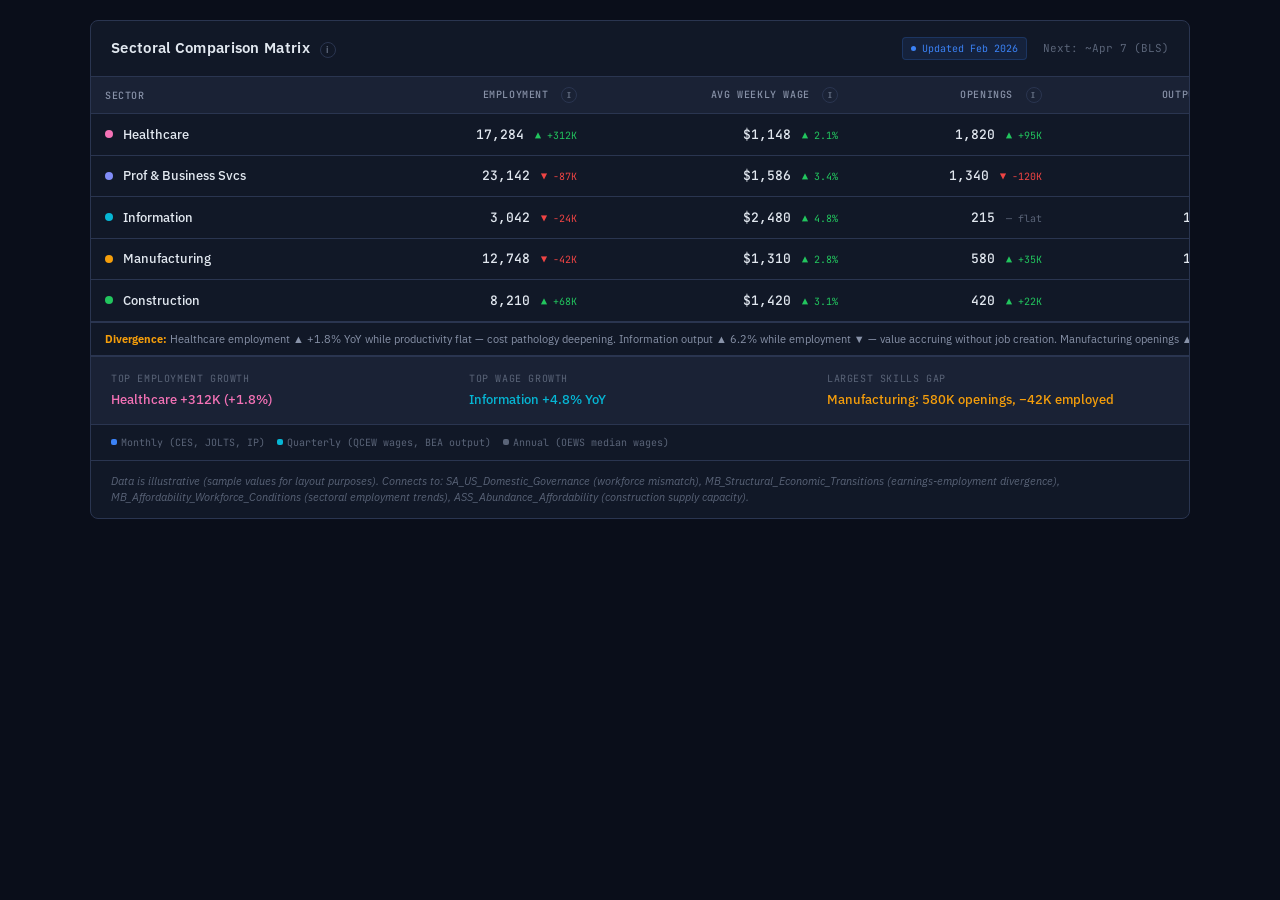
<file: sector_matrix_mockup.html>
<!DOCTYPE html>
<html lang="en">
<head>
<meta charset="UTF-8">
<meta name="viewport" content="width=device-width, initial-scale=1.0">
<title>Sectoral Comparison Matrix — Dashboard Mockup</title>
<link href="https://fonts.googleapis.com/css2?family=JetBrains+Mono:wght@300;400;500;600;700&family=IBM+Plex+Sans:wght@300;400;500;600&display=swap" rel="stylesheet">
<style>
:root {
  --bg-deep: #0a0e1a;
  --bg-panel: #111827;
  --bg-cell: #1a2235;
  --bg-hover: #1e2a42;
  --border: #2a3550;
  --text-primary: #e2e8f0;
  --text-secondary: #8892a8;
  --text-dim: #5a6478;
  --green: #22c55e;
  --green-bg: rgba(34,197,94,0.08);
  --red: #ef4444;
  --red-bg: rgba(239,68,68,0.08);
  --amber: #f59e0b;
  --amber-bg: rgba(245,158,11,0.08);
  --blue: #3b82f6;
  --cyan: #06b6d4;

  /* Sector accent colors */
  --healthcare: #f472b6;
  --profserv: #818cf8;
  --infotech: #06b6d4;
  --manufacturing: #f59e0b;
  --construction: #22c55e;
}

* { margin: 0; padding: 0; box-sizing: border-box; }

body {
  background: var(--bg-deep);
  color: var(--text-primary);
  font-family: 'IBM Plex Sans', sans-serif;
  font-size: 14px;
  line-height: 1.5;
  padding: 20px;
  min-height: 100vh;
}

.panel {
  background: var(--bg-panel);
  border: 1px solid var(--border);
  border-radius: 8px;
  max-width: 1100px;
  margin: 0 auto;
  overflow: hidden;
}

.panel-header {
  display: flex;
  align-items: center;
  justify-content: space-between;
  padding: 16px 20px;
  border-bottom: 1px solid var(--border);
}

.panel-title {
  font-size: 15px;
  font-weight: 600;
  letter-spacing: 0.02em;
  color: var(--text-primary);
}

.panel-meta {
  display: flex;
  align-items: center;
  gap: 16px;
  font-size: 11px;
  color: var(--text-dim);
  font-family: 'JetBrains Mono', monospace;
}

.update-badge {
  display: flex;
  align-items: center;
  gap: 6px;
  padding: 3px 8px;
  background: rgba(59,130,246,0.1);
  border: 1px solid rgba(59,130,246,0.2);
  border-radius: 4px;
  color: var(--blue);
  font-size: 10px;
}

.update-badge .dot {
  width: 5px; height: 5px;
  background: var(--blue);
  border-radius: 50%;
}

/* Matrix grid */
.matrix-wrapper {
  overflow-x: auto;
  -webkit-overflow-scrolling: touch;
}

.matrix {
  width: 100%;
  min-width: 700px;
  border-collapse: collapse;
}

.matrix th, .matrix td {
  padding: 10px 14px;
  text-align: right;
  border-bottom: 1px solid var(--border);
  font-family: 'JetBrains Mono', monospace;
  font-size: 12px;
  white-space: nowrap;
}

.matrix th {
  background: var(--bg-cell);
  color: var(--text-secondary);
  font-weight: 500;
  font-size: 10px;
  letter-spacing: 0.06em;
  text-transform: uppercase;
  position: sticky;
  top: 0;
  z-index: 2;
}

.matrix th:first-child,
.matrix td:first-child {
  text-align: left;
  position: sticky;
  left: 0;
  z-index: 3;
  background: var(--bg-panel);
}

.matrix th:first-child {
  background: var(--bg-cell);
  z-index: 4;
}

.matrix tbody tr:hover td {
  background: var(--bg-hover);
}

.matrix tbody tr:hover td:first-child {
  background: var(--bg-hover);
}

/* Sector name cells */
.sector-name {
  display: flex;
  align-items: center;
  gap: 10px;
  font-family: 'IBM Plex Sans', sans-serif;
  font-weight: 500;
  font-size: 13px;
}

.sector-dot {
  width: 8px; height: 8px;
  border-radius: 50%;
  flex-shrink: 0;
}

/* Value styling */
.value-cell {
  position: relative;
}

.value-main {
  font-weight: 500;
  color: var(--text-primary);
  font-size: 13px;
}

.value-delta {
  font-size: 10px;
  margin-left: 4px;
}

.delta-up { color: var(--green); }
.delta-down { color: var(--red); }
.delta-flat { color: var(--text-dim); }

/* Divergence flag */
.flag {
  display: inline-flex;
  align-items: center;
  gap: 3px;
  font-size: 9px;
  font-weight: 600;
  letter-spacing: 0.05em;
  text-transform: uppercase;
  padding: 2px 6px;
  border-radius: 3px;
}

.flag-warn {
  color: var(--amber);
  background: var(--amber-bg);
  border: 1px solid rgba(245,158,11,0.2);
}

.flag-alert {
  color: var(--red);
  background: var(--red-bg);
  border: 1px solid rgba(239,68,68,0.2);
}

.flag-good {
  color: var(--green);
  background: var(--green-bg);
  border: 1px solid rgba(34,197,94,0.2);
}

/* Info icon */
.info-icon {
  display: inline-flex;
  align-items: center;
  justify-content: center;
  width: 16px; height: 16px;
  border-radius: 50%;
  border: 1px solid var(--border);
  color: var(--text-dim);
  font-size: 9px;
  font-weight: 700;
  cursor: pointer;
  transition: all 0.15s;
  font-family: 'IBM Plex Sans', sans-serif;
  margin-left: 6px;
  flex-shrink: 0;
}

.info-icon:hover {
  border-color: var(--blue);
  color: var(--blue);
  background: rgba(59,130,246,0.1);
}

/* Tooltip */
.tooltip-wrap {
  position: relative;
  display: inline-block;
}

.tooltip-content {
  display: none;
  position: absolute;
  bottom: calc(100% + 8px);
  right: -20px;
  width: 320px;
  background: #1e293b;
  border: 1px solid var(--border);
  border-radius: 6px;
  padding: 14px 16px;
  font-family: 'IBM Plex Sans', sans-serif;
  font-size: 12px;
  line-height: 1.6;
  color: var(--text-secondary);
  box-shadow: 0 8px 24px rgba(0,0,0,0.4);
  z-index: 100;
}

.tooltip-content .tooltip-title {
  font-weight: 600;
  color: var(--text-primary);
  font-size: 12px;
  margin-bottom: 6px;
}

.tooltip-content .tooltip-signal {
  margin-top: 8px;
  padding-top: 8px;
  border-top: 1px solid var(--border);
  font-size: 11px;
  color: var(--text-dim);
}

.tooltip-wrap:hover .tooltip-content,
.tooltip-wrap.active .tooltip-content {
  display: block;
}

/* Column group headers */
.col-group-header th {
  border-bottom: 2px solid var(--border);
  font-size: 9px;
  padding: 6px 14px;
  color: var(--text-dim);
}

/* Divergence row */
.divergence-row td {
  background: rgba(245,158,11,0.03);
  border-top: 2px solid var(--border);
  font-family: 'IBM Plex Sans', sans-serif;
  font-size: 11px;
  color: var(--text-secondary);
  padding: 8px 14px;
}

/* Summary bar beneath table */
.matrix-summary {
  display: flex;
  gap: 16px;
  padding: 14px 20px;
  border-top: 1px solid var(--border);
  background: var(--bg-cell);
  flex-wrap: wrap;
}

.summary-card {
  flex: 1;
  min-width: 180px;
  display: flex;
  flex-direction: column;
  gap: 4px;
}

.summary-label {
  font-size: 10px;
  text-transform: uppercase;
  letter-spacing: 0.06em;
  color: var(--text-dim);
  font-family: 'JetBrains Mono', monospace;
}

.summary-value {
  font-size: 13px;
  font-weight: 500;
  color: var(--text-primary);
  font-family: 'IBM Plex Sans', sans-serif;
}

/* Frequency badge legend */
.freq-legend {
  display: flex;
  gap: 12px;
  padding: 10px 20px;
  border-top: 1px solid var(--border);
  flex-wrap: wrap;
}

.freq-badge {
  display: inline-flex;
  align-items: center;
  gap: 4px;
  font-size: 10px;
  font-family: 'JetBrains Mono', monospace;
  color: var(--text-dim);
}

.freq-badge .freq-dot {
  width: 6px; height: 6px;
  border-radius: 2px;
}

.freq-m { background: var(--blue); }
.freq-q { background: var(--cyan); }
.freq-a { background: var(--text-dim); }

/* ---- MOBILE ---- */
@media (max-width: 768px) {
  body { padding: 8px; }

  .panel-header {
    flex-direction: column;
    align-items: flex-start;
    gap: 8px;
    padding: 12px 14px;
  }

  .matrix th, .matrix td {
    padding: 8px 10px;
    font-size: 11px;
  }

  .value-main { font-size: 12px; }
  .sector-name { font-size: 12px; }

  .matrix-summary {
    flex-direction: column;
    gap: 10px;
    padding: 12px 14px;
  }

  .tooltip-content {
    position: fixed;
    bottom: 0;
    left: 0;
    right: 0;
    width: 100%;
    border-radius: 12px 12px 0 0;
    max-height: 60vh;
    overflow-y: auto;
    padding: 20px;
  }
}

/* Context note */
.context-note {
  padding: 12px 20px;
  font-size: 11px;
  color: var(--text-dim);
  font-style: italic;
  border-top: 1px solid var(--border);
  line-height: 1.5;
}
</style>
</head>
<body>

<div class="panel">
  <div class="panel-header">
    <div class="panel-title">
      Sectoral Comparison Matrix
      <span class="tooltip-wrap">
        <span class="info-icon" onclick="this.parentElement.classList.toggle('active')">i</span>
        <div class="tooltip-content">
          <div class="tooltip-title">Sectoral Comparison Matrix</div>
          This panel tracks the structural mismatch between where economic value accrues and where employment concentrates. The framework identifies this divergence as a core symptom of domestic governance failure: an economy where earnings concentrate in tech while jobs grow primarily in cost-inflated healthcare indicates structural misalignment, not healthy specialization.
          <div class="tooltip-signal">
            <strong>What to watch:</strong> Employment growing while productivity stagnates (healthcare pathology). Output growing while employment declines (automation pattern). Unfilled openings rising while wages stagnate (skills mismatch).
          </div>
        </div>
      </span>
    </div>
    <div class="panel-meta">
      <div class="update-badge">
        <span class="dot"></span>
        Updated Feb 2026
      </div>
      <span>Next: ~Apr 7 (BLS)</span>
    </div>
  </div>

  <div class="matrix-wrapper">
    <table class="matrix">
      <thead>
        <tr>
          <th style="min-width:160px">Sector</th>
          <th>
            Employment
            <span class="tooltip-wrap">
              <span class="info-icon" onclick="this.parentElement.classList.toggle('active')">i</span>
              <div class="tooltip-content">
                <div class="tooltip-title">Employment (CES, Monthly)</div>
                All employees by sector from BLS Current Employment Statistics. Monthly, seasonally adjusted, in thousands. Delta shows 12-month change.
              </div>
            </span>
          </th>
          <th>
            Avg Weekly Wage
            <span class="tooltip-wrap">
              <span class="info-icon" onclick="this.parentElement.classList.toggle('active')">i</span>
              <div class="tooltip-content">
                <div class="tooltip-title">Average Weekly Wages (QCEW, Quarterly)</div>
                BLS Quarterly Census of Employment and Wages. Lags by ~6 months. Used as a proxy for median wages, which are only available annually. Watch for sectors where wages stagnate despite openings — a structural skills mismatch signal.
              </div>
            </span>
          </th>
          <th>
            Openings
            <span class="tooltip-wrap">
              <span class="info-icon" onclick="this.parentElement.classList.toggle('active')">i</span>
              <div class="tooltip-content">
                <div class="tooltip-title">Job Openings (JOLTS, Monthly)</div>
                Unfilled positions by sector from JOLTS. Monthly, in thousands, ~2 month lag. Rising openings with stagnant employment = skills mismatch. Rising openings with rising wages = genuine labor scarcity.
              </div>
            </span>
          </th>
          <th>
            Output Index
            <span class="tooltip-wrap">
              <span class="info-icon" onclick="this.parentElement.classList.toggle('active')">i</span>
              <div class="tooltip-content">
                <div class="tooltip-title">Output / Production Index</div>
                Industrial Production for manufacturing (monthly, FRED). BEA value-added for services sectors (quarterly). Differing frequencies noted per sector. Output growing faster than employment = productivity gains or automation.
              </div>
            </span>
          </th>
          <th>Signal</th>
        </tr>
      </thead>
      <tbody>
        <!-- Healthcare -->
        <tr>
          <td>
            <div class="sector-name">
              <span class="sector-dot" style="background:var(--healthcare)"></span>
              Healthcare
            </div>
          </td>
          <td class="value-cell">
            <span class="value-main">17,284</span>
            <span class="value-delta delta-up">▲ +312K</span>
          </td>
          <td class="value-cell">
            <span class="value-main">$1,148</span>
            <span class="value-delta delta-up">▲ 2.1%</span>
          </td>
          <td class="value-cell">
            <span class="value-main">1,820</span>
            <span class="value-delta delta-up">▲ +95K</span>
          </td>
          <td class="value-cell">
            <span class="value-main">—</span>
            <span class="value-delta delta-flat">Q</span>
          </td>
          <td>
            <span class="flag flag-warn">⚠ Cost Pathology</span>
          </td>
        </tr>

        <!-- Professional/Business Services -->
        <tr>
          <td>
            <div class="sector-name">
              <span class="sector-dot" style="background:var(--profserv)"></span>
              Prof & Business Svcs
            </div>
          </td>
          <td class="value-cell">
            <span class="value-main">23,142</span>
            <span class="value-delta delta-down">▼ −87K</span>
          </td>
          <td class="value-cell">
            <span class="value-main">$1,586</span>
            <span class="value-delta delta-up">▲ 3.4%</span>
          </td>
          <td class="value-cell">
            <span class="value-main">1,340</span>
            <span class="value-delta delta-down">▼ −120K</span>
          </td>
          <td class="value-cell">
            <span class="value-main">—</span>
            <span class="value-delta delta-flat">Q</span>
          </td>
          <td>
            <span class="flag flag-alert">AI Displacement</span>
          </td>
        </tr>

        <!-- Information Technology -->
        <tr>
          <td>
            <div class="sector-name">
              <span class="sector-dot" style="background:var(--infotech)"></span>
              Information
            </div>
          </td>
          <td class="value-cell">
            <span class="value-main">3,042</span>
            <span class="value-delta delta-down">▼ −24K</span>
          </td>
          <td class="value-cell">
            <span class="value-main">$2,480</span>
            <span class="value-delta delta-up">▲ 4.8%</span>
          </td>
          <td class="value-cell">
            <span class="value-main">215</span>
            <span class="value-delta delta-flat">— flat</span>
          </td>
          <td class="value-cell">
            <span class="value-main">118.4</span>
            <span class="value-delta delta-up">▲ 6.2%</span>
          </td>
          <td>
            <span class="flag flag-warn">Earnings Concentration</span>
          </td>
        </tr>

        <!-- Manufacturing -->
        <tr>
          <td>
            <div class="sector-name">
              <span class="sector-dot" style="background:var(--manufacturing)"></span>
              Manufacturing
            </div>
          </td>
          <td class="value-cell">
            <span class="value-main">12,748</span>
            <span class="value-delta delta-down">▼ −42K</span>
          </td>
          <td class="value-cell">
            <span class="value-main">$1,310</span>
            <span class="value-delta delta-up">▲ 2.8%</span>
          </td>
          <td class="value-cell">
            <span class="value-main">580</span>
            <span class="value-delta delta-up">▲ +35K</span>
          </td>
          <td class="value-cell">
            <span class="value-main">102.1</span>
            <span class="value-delta delta-flat">▲ 0.4%</span>
          </td>
          <td>
            <span class="flag flag-warn">Skills Gap</span>
          </td>
        </tr>

        <!-- Construction -->
        <tr>
          <td>
            <div class="sector-name">
              <span class="sector-dot" style="background:var(--construction)"></span>
              Construction
            </div>
          </td>
          <td class="value-cell">
            <span class="value-main">8,210</span>
            <span class="value-delta delta-up">▲ +68K</span>
          </td>
          <td class="value-cell">
            <span class="value-main">$1,420</span>
            <span class="value-delta delta-up">▲ 3.1%</span>
          </td>
          <td class="value-cell">
            <span class="value-main">420</span>
            <span class="value-delta delta-up">▲ +22K</span>
          </td>
          <td class="value-cell">
            <span class="value-main">—</span>
            <span class="value-delta delta-flat">Q</span>
          </td>
          <td>
            <span class="flag flag-good">Supply Capacity</span>
          </td>
        </tr>

        <!-- Divergence summary row -->
        <tr class="divergence-row">
          <td colspan="6" style="text-align:left;">
            <strong style="color:var(--amber);">Divergence:</strong>
            Healthcare employment ▲ +1.8% YoY while productivity flat — cost pathology deepening.
            Information output ▲ 6.2% while employment ▼ — value accruing without job creation.
            Manufacturing openings ▲ while employment ▼ — skills mismatch / defense industrial base gap.
          </td>
        </tr>
      </tbody>
    </table>
  </div>

  <div class="matrix-summary">
    <div class="summary-card">
      <div class="summary-label">Top Employment Growth</div>
      <div class="summary-value" style="color:var(--healthcare)">Healthcare +312K (+1.8%)</div>
    </div>
    <div class="summary-card">
      <div class="summary-label">Top Wage Growth</div>
      <div class="summary-value" style="color:var(--infotech)">Information +4.8% YoY</div>
    </div>
    <div class="summary-card">
      <div class="summary-label">Largest Skills Gap</div>
      <div class="summary-value" style="color:var(--manufacturing)">Manufacturing: 580K openings, −42K employed</div>
    </div>
  </div>

  <div class="freq-legend">
    <span class="freq-badge"><span class="freq-dot freq-m"></span> Monthly (CES, JOLTS, IP)</span>
    <span class="freq-badge"><span class="freq-dot freq-q"></span> Quarterly (QCEW wages, BEA output)</span>
    <span class="freq-badge"><span class="freq-dot freq-a"></span> Annual (OEWS median wages)</span>
  </div>

  <div class="context-note">
    Data is illustrative (sample values for layout purposes). Connects to: SA_US_Domestic_Governance (workforce mismatch), MB_Structural_Economic_Transitions (earnings-employment divergence), MB_Affordability_Workforce_Conditions (sectoral employment trends), ASS_Abundance_Affordability (construction supply capacity).
  </div>
</div>

</body>
</html>
</file>
